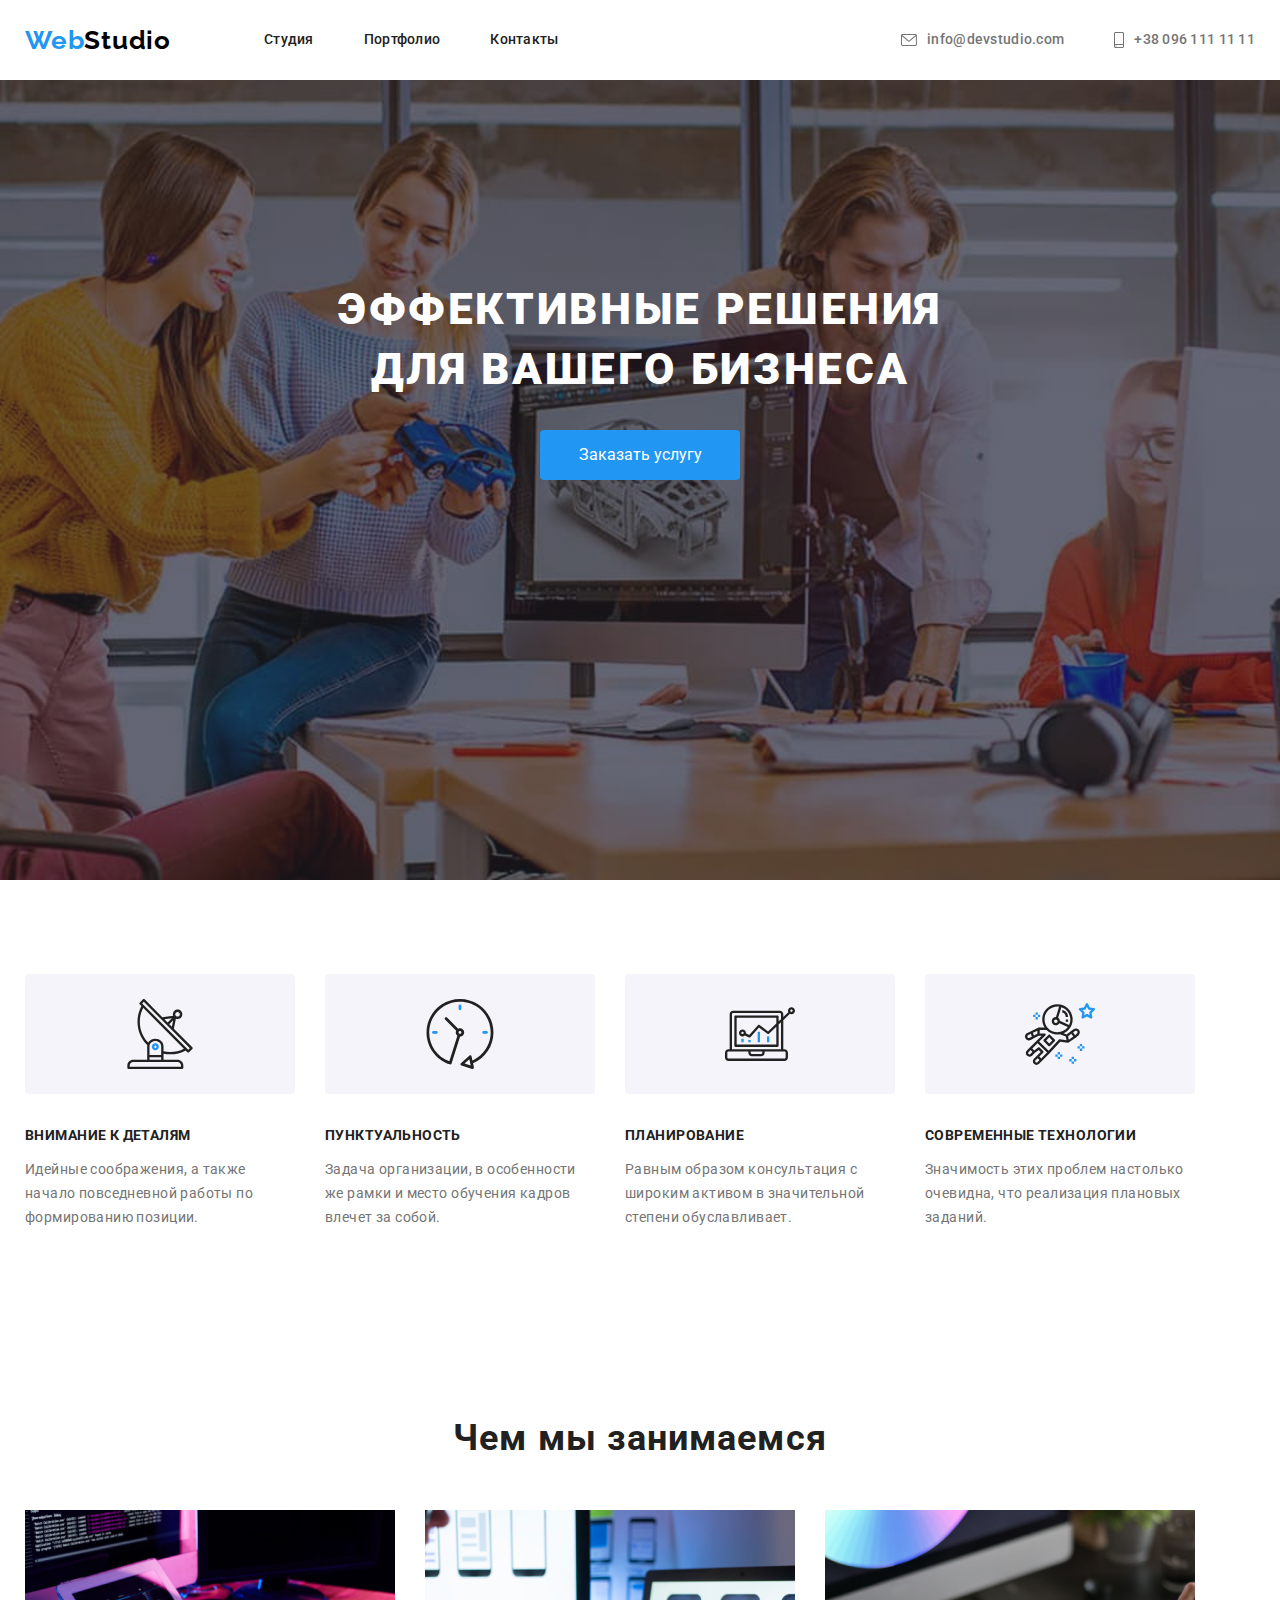
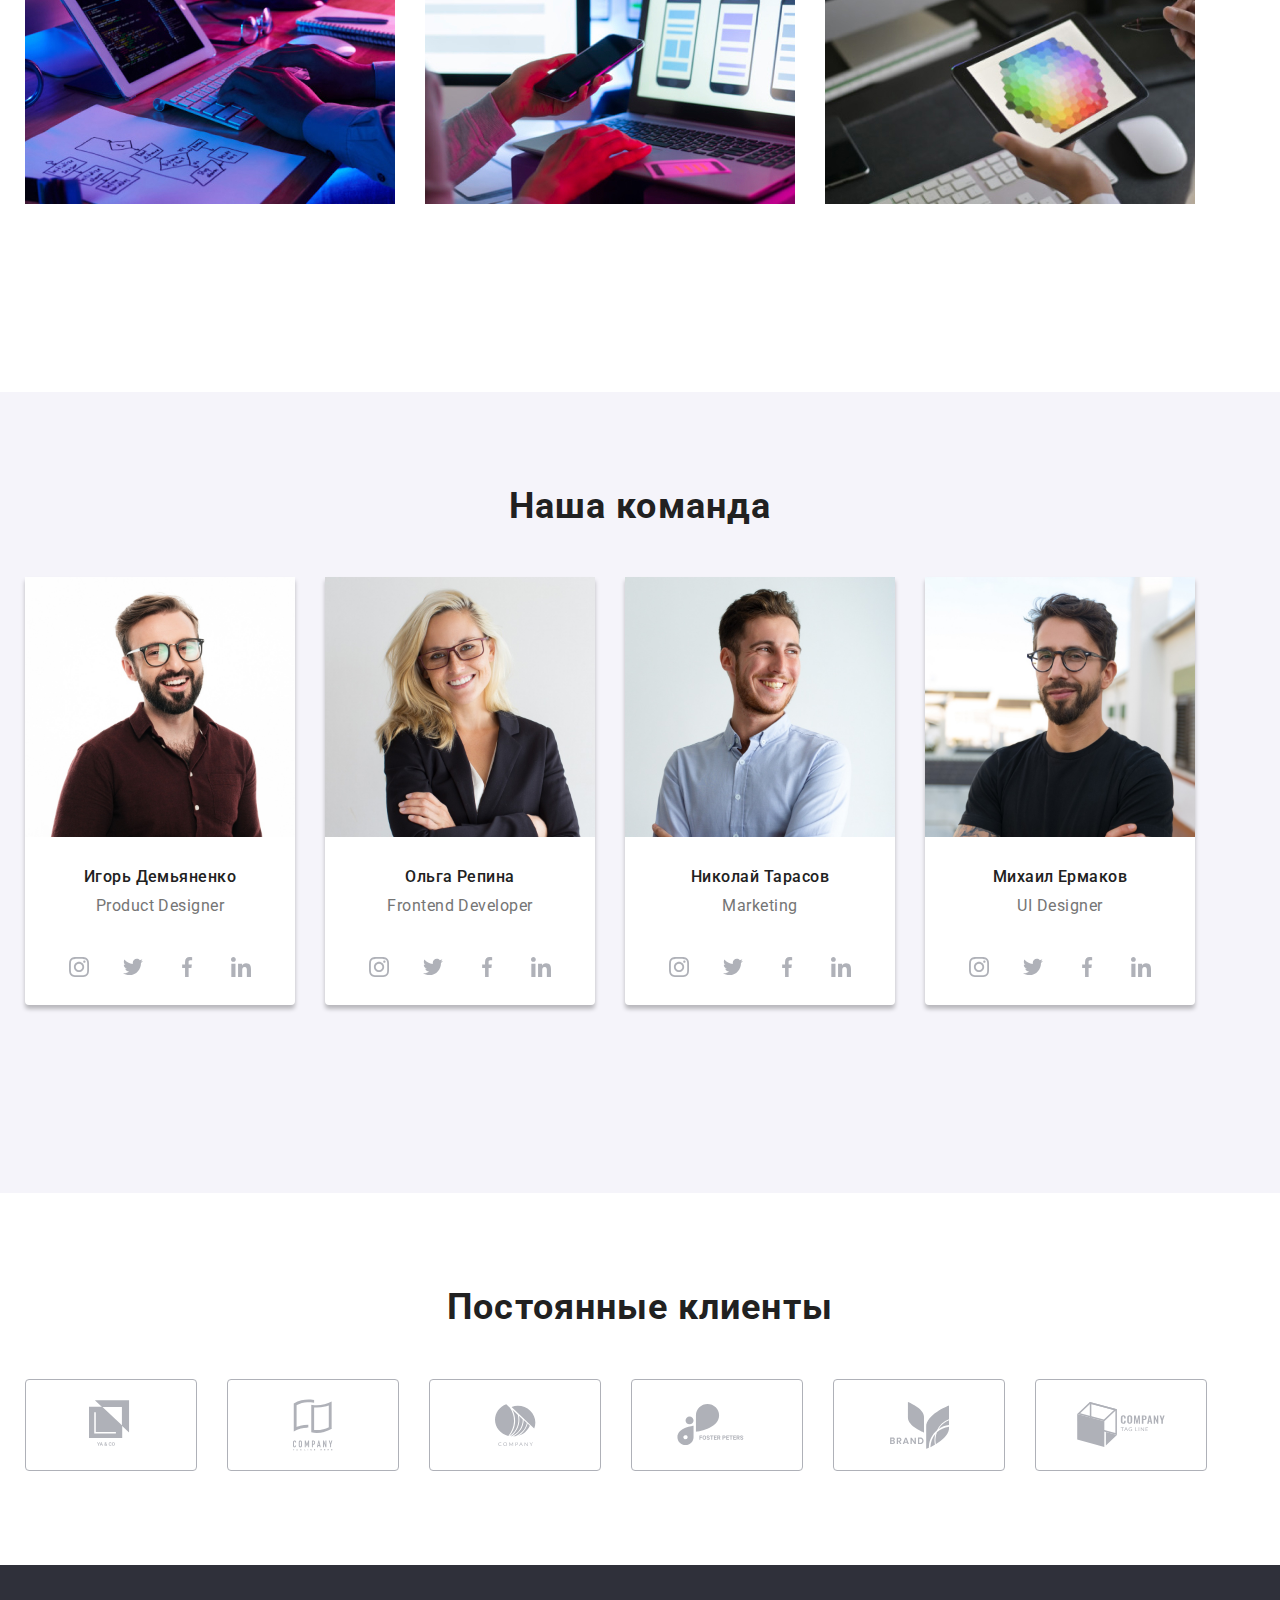
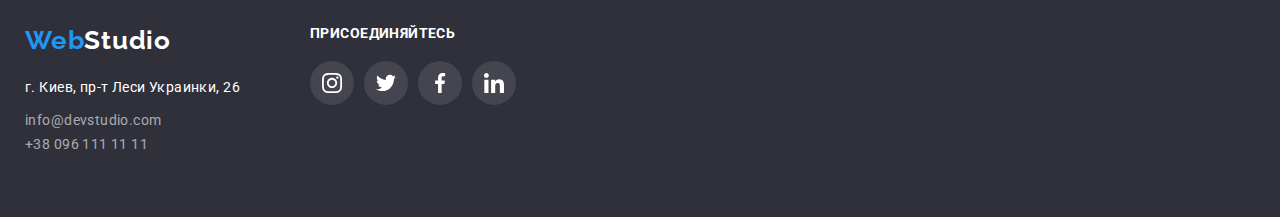
<file: index.html>
<!DOCTYPE html>
<html lang="ru">
<head>
    <meta charset="UTF-8">
    <meta http-equiv="X-UA-Compatible" content="IE=edge">
    <meta name="viewport" content="width=device-width, initial-scale=1.0">
    <meta name="description" content="Веб студия">
    <title>WebStudio</title>
<link rel="preconnect" href="https://fonts.gstatic.com">
<link href="https://fonts.googleapis.com/css2?family=Raleway:wght@700&family=Roboto:wght@400;500;700;900&display=swap"
    rel="stylesheet">
<link rel="stylesheet" href="https://cdnjs.cloudflare.com/ajax/libs/modern-normalize/1.0.0/modern-normalize.min.css"
    integrity="sha512-ISS7cAi1PEhQ8jnbJpJZMd29NlhNj4AWYyLOSp2CE/CsHxTCu+r+t0D2yoJudVrd0/8fTVPUVDzY5Tvli75u/g=="
    crossorigin="anonymous" />
    <link rel="stylesheet" href=" css/styles.css"/>

</head>
<body>
    <header id="logo" class="container nav-main">
        <a class="logo-color-text" href="#logo"><span class="logo-text">Web</span>Studio</a>
        <nav>
            <ul class="site-nav list">
                <li class="nav-item"><a class="link-header" href="./index.html">Студия</a></li>
                <li class="nav-item"><a class="link-header" href="./portfolio.html">Портфолио</a></li>
                <li class="nav-item"><a class="link-header" href="#contacts">Контакты</a></li>
            </ul>
        </nav>
        <ul class="nav-contact-us-header list">
            <li class="nav-contact-us-item">
                <a class="contact-us-header" href="mailto:info@devstudio.com">
                    <svg class="contact-icon" width="16px" height="12px">
                        <use href="images/sprite.svg#icon-icon-envelope-contact"></use>
                    </svg>info@devstudio.com</a>
            </li>
            <li class="nav-contact-us-item">
                <a class="contact-us-header" href="tel:+380961111111">
                <svg class="contact-icon" width="10px" height="16px">
                    <use href="images/sprite.svg#icon-icon-smartphone-contact"></use>
                </svg>+38 096 111 11 11</a>
            </li>
        </ul>
    </header>

    <main>
        <section class="section-buy">
            <div class="container">
                <h1 class="main-title">Эффективные решения<br>для вашего бизнеса</h1>
                <div>
                    <button type="button" class="button-buy">Заказать услугу</button>
                </div>
            </div>
        </section>


        <section class="section">
            <div class="container">
                <ul class="value-p-list list">
                    <li class="value-list">
                        <div class="icon-value">
                            <svg class="icon">
                                <use href="./images/sprite.svg#icon-icon-antenna-value"></use>
                            </svg>
                        </div>
                        <h3 class="title-company-value">Внимание к деталям</h3>
                        <p class="text-paragraph">
                            Идейные соображения, а также начало повседневной работы по формированию позиции.
                        </p>
                    </li>
                    <li class="value-list">
                        <div class="icon-value">
                            <svg class="icon">
                                <use href="./images/sprite.svg#icon-icon-clock-value"></use>
                            </svg>
                        </div>
                        <h3 class="title-company-value">Пунктуальность</h3>
                        <p class="text-paragraph">
                            Задача организации, в особенности же рамки и место обучения кадров влечет за собой.
                        </p>
                    </li>
                    <li class="value-list">
                        <div class="icon-value">
                            <svg class="icon">
                                <use href="./images/sprite.svg#icon-icon-diagram-value"></use>
                            </svg>
                        </div>
                        <h3 class="title-company-value">Планирование</h3>
                        <p class="text-paragraph">
                            Равным образом консультация с широким активом в значительной степени обуславливает.
                        </p>
                    </li>
                    <li class="value-list">
                        <div class="icon-value">
                            <svg class="icon">
                                <use href="./images/sprite.svg#icon-icon-astronaut-value"></use>
                            </svg>
                        </div>
                        <h3 class="title-company-value">Современные технологии</h3>
                        <p class="text-paragraph">
                            Значимость этих проблем настолько очевидна, что реализация плановых заданий.
                        </p>
                    </li>
                </ul>
            </div>
        </section>
        <section class="section">
            <div class="container">
                <h2 class="section-title">Чем мы занимаемся</h2>
                <div>
                    <ul class="what-we-do list">
                        <li class="what-we-do-item">
                            <img src="images/sec-2-img-1.jpeg" alt="Планшет с клавиатурой" width="370">
                        </li>
                        <li class="what-we-do-item">
                            <img src="images/sec-2-img-2.jpeg" alt="Ноутбук" width="370">
                        </li>
                        <li class="what-we-do-item">
                            <img src="images/sec-2-img-3.jpeg" alt="Планшет" width="370">
                        </li>
                    </ul>
                </div>
            </div>
        </section>
        <section class="section-our-team">
            <div class="container">
                <h2 class="section-title">Наша команда</h2>
                <ul class="our-team list">
        
                    <li class="our-team-item">
                        <img src="images/ihor-demianenko-product-designer.jpeg" alt="Игорь Демьяненко Product Designer"
                            width="270">
                        <h2 class="our-team-person">Игорь Демьяненко</h2>
                        <h3 class="our-team-title">Product Designer</h3>

                        <ul class="social-link list">
                            <li class="social-icon-item">
                                <a href=# class="social-icon-list" aria-label="instagram">
                                    <svg class="social-icon">
                                        <use href="images/sprite.svg#icon-icon-instagram"></use>
                                    </svg>
                                </a>
                            </li>

                            <li class="social-icon-item">
                                <a href=# class="social-icon-list" aria-label="twitter">
                                    <svg class="social-icon">
                                        <use href="images/sprite.svg#icon-icon-twitter"></use>
                                    </svg>
                                </a>
                            </li>


                            <li class="social-icon-item">
                                <a href=# class="social-icon-list" aria-label="facebook">
                                    <svg class="social-icon">
                                        <use href="images/sprite.svg#icon-icon-facebook"></use>
                                    </svg>
                                </a>
                            </li>


                            <li class="social-icon-item">
                                <a href=# class="social-icon-list" aria-label="linkedin">
                                    <svg class="social-icon">
                                        <use href="images/sprite.svg#icon-icon-linkedin"></use>
                                    </svg>
                                </a>
                            </li>
                        </ul>
                    </li>
        
                    <li class="our-team-item">
                        <img src="images/olha-repina-frontend-developer.jpeg" alt="Ольга Репина Frontend Developer" width="270">
                        <h2 class="our-team-person">Ольга Репина</h2>
                        <h3 class="our-team-title">Frontend Developer</h3>

                        <ul class="social-link list">
                            <li class="social-icon-item">
                                <a href=# class="social-icon-list" aria-label="instagram">
                                    <svg class="social-icon">
                                        <use href="images/sprite.svg#icon-icon-instagram"></use>
                                    </svg>
                                </a>
                            </li>
                        
                            <li class="social-icon-item">
                                <a href=# class="social-icon-list" aria-label="twitter">
                                    <svg class="social-icon">
                                        <use href="images/sprite.svg#icon-icon-twitter"></use>
                                    </svg>
                                </a>
                            </li>
                        
                        
                            <li class="social-icon-item">
                                <a href=# class="social-icon-list" aria-label="facebook">
                                    <svg class="social-icon">
                                        <use href="images/sprite.svg#icon-icon-facebook"></use>
                                    </svg>
                                </a>
                            </li>
                        
                        
                            <li class="social-icon-item">
                                <a href=# class="social-icon-list" aria-label="linkedin">
                                    <svg class="social-icon">
                                        <use href="images/sprite.svg#icon-icon-linkedin"></use>
                                    </svg>
                                </a>
                            </li>
                        </ul>



                    </li>
                    <li class="our-team-item">
                        <img src="images/nikolay-tarasov-marketing.jpeg" alt="Николай Тарасов Marketing" width="270">
                        <h2 class="our-team-person">Николай Тарасов</h2>
                        <h3 class="our-team-title">Marketing</h3>

                        <ul class="social-link list">
                            <li class="social-icon-item">
                                <a href=# class="social-icon-list" aria-label="instagram">
                                    <svg class="social-icon">
                                        <use href="images/sprite.svg#icon-icon-instagram"></use>
                                    </svg>
                                </a>
                            </li>
                        
                            <li class="social-icon-item">
                                <a href=# class="social-icon-list" aria-label="twitter">
                                    <svg class="social-icon">
                                        <use href="images/sprite.svg#icon-icon-twitter"></use>
                                    </svg>
                                </a>
                            </li>
                        
                        
                            <li class="social-icon-item">
                                <a href=# class="social-icon-list" aria-label="facebook">
                                    <svg class="social-icon">
                                        <use href="images/sprite.svg#icon-icon-facebook"></use>
                                    </svg>
                                </a>
                            </li>
                        
                        
                            <li class="social-icon-item">
                                <a href=# class="social-icon-list" aria-label="linkedin">
                                    <svg class="social-icon">
                                        <use href="images/sprite.svg#icon-icon-linkedin"></use>
                                    </svg>
                                </a>
                            </li>
                        </ul>



                    </li>
                    <li class="our-team-item">
                        <img src="images/mikhail-ermakov-ui-designer.jpeg" alt="Михаил Ермаков UI Designer" width="270">
                        <h2 class="our-team-person">Михаил Ермаков</h2>
                        <h3 class="our-team-title">UI Designer</h3>

                        <ul class="social-link list">
                            <li class="social-icon-item">
                                <a href=# class="social-icon-list" aria-label="instagram">
                                    <svg class="social-icon">
                                        <use href="images/sprite.svg#icon-icon-instagram"></use>
                                    </svg>
                                </a>
                            </li>
                        
                            <li class="social-icon-item">
                                <a href=# class="social-icon-list" aria-label="twitter">
                                    <svg class="social-icon">
                                        <use href="images/sprite.svg#icon-icon-twitter"></use>
                                    </svg>
                                </a>
                            </li>
                        
                        
                            <li class="social-icon-item">
                                <a href=# class="social-icon-list" aria-label="facebook">
                                    <svg class="social-icon">
                                        <use href="images/sprite.svg#icon-icon-facebook"></use>
                                    </svg>
                                </a>
                            </li>
                        
                        
                            <li class="social-icon-item">
                                <a href=# class="social-icon-list" aria-label="linkedin">
                                    <svg class="social-icon">
                                        <use href="images/sprite.svg#icon-icon-linkedin"></use>
                                    </svg>
                                </a>
                            </li>
                        </ul>
                    </li>
                </ul>
            </div>
        </section>

        <section class="our-client">
            <div class="container">
                <h2 class="section-title">Постоянные клиенты</h2>
                <ul class="our-client-list list">
                    <li class="client-list">
                        <a href=# class="our-client-item">
                            <svg class="our-client-logo" width="44.27px" height="49.23px">
                                <use href="images/sprite.svg#icon-icon-logo-1"></use>
                            </svg>
                        </a>
                    </li>
                    <li class="client-list">
                        <a href=# class="our-client-item">
                            <svg class="our-client-logo" width="40px" height="52px">
                                <use href="images/sprite.svg#icon-icon-logo-2"></use>
                            </svg>
                        </a>
                    </li>
                    <li class="client-list">
                        <a href=# class="our-client-item">
                            <svg class="our-client-logo" width="41px" height="42.6px">
                                <use href="images/sprite.svg#icon-icon-logo-3"></use>
                            </svg>
                        </a>
                    </li>
                    <li class="client-list">
                        <a href=# class="our-client-item">
                            <svg class="our-client-logo" width="79.66px" height="42.02px">
                                <use href="images/sprite.svg#icon-icon-logo-4"></use>
                            </svg>
                        </a>
                    </li>
                    <li class="client-list">
                        <a href=# class="our-client-item">
                            <svg class="our-client-logo" width="59px" height="47px">
                                <use href="images/sprite.svg#icon-icon-logo-5"></use>
                            </svg>
                        </a>
                    </li>
                    <li class="client-list">
                        <a href=# class="our-client-item">
                            <svg class="our-client-logo" width="88.48px" height="45.44px">
                                <use href="images/sprite.svg#icon-icon-logo-6"></use>
                            </svg>
                        </a>
                    </li>

                </ul>

            </div>

        </section>



        <footer class="footer">
            <div class="container logo-footer">
                <div class="block-address">
                    <a class="logo-text" href="#logo">Web<span class="logo-color-text-footer">Studio</span></a>
                    <address class="address-footer">г. Киев, пр-т Леси Украинки, 26</address>
                    <ul class="list">
                        <li><a class="contact-us-footer" href="mailto:info@devstudio.com">info@devstudio.com</a></li>
                        <li><a class="contact-us-footer" href="tel:+380961111111">+38 096 111 11 11</a></li>
                    </ul>
                </div>


                <div>

                    <h4 class="footer-social-title">Присоединяйтесь</h4>
                    <ul class="social-link list">
                        <li class="social-icon-item">
                            <a href=# class="social-icon-list-footer" aria-label="instagram">
                                <svg class="social-icon">
                                    <use href="images/sprite.svg#icon-icon-instagram"></use>
                                </svg>
                            </a>
                        </li>
                    
                        <li class="social-icon-item">
                            <a href=# class="social-icon-list-footer" aria-label="twitter">
                                <svg class="social-icon">
                                    <use href="images/sprite.svg#icon-icon-twitter"></use>
                                </svg>
                            </a>
                        </li>
                    
                    
                        <li class="social-icon-item">
                            <a href=# class="social-icon-list-footer" aria-label="facebook">
                                <svg class="social-icon">
                                    <use href="images/sprite.svg#icon-icon-facebook"></use>
                                </svg>
                            </a>
                        </li>
                    
                    
                        <li class="social-icon-item">
                            <a href=# class="social-icon-list-footer" aria-label="linkedin">
                                <svg class="social-icon">
                                    <use href="images/sprite.svg#icon-icon-linkedin"></use>
                                </svg>
                            </a>
                        </li>
                    </ul>
                </div>
            </div>          
        </footer>
    </main>
</body>
</html>
</file>
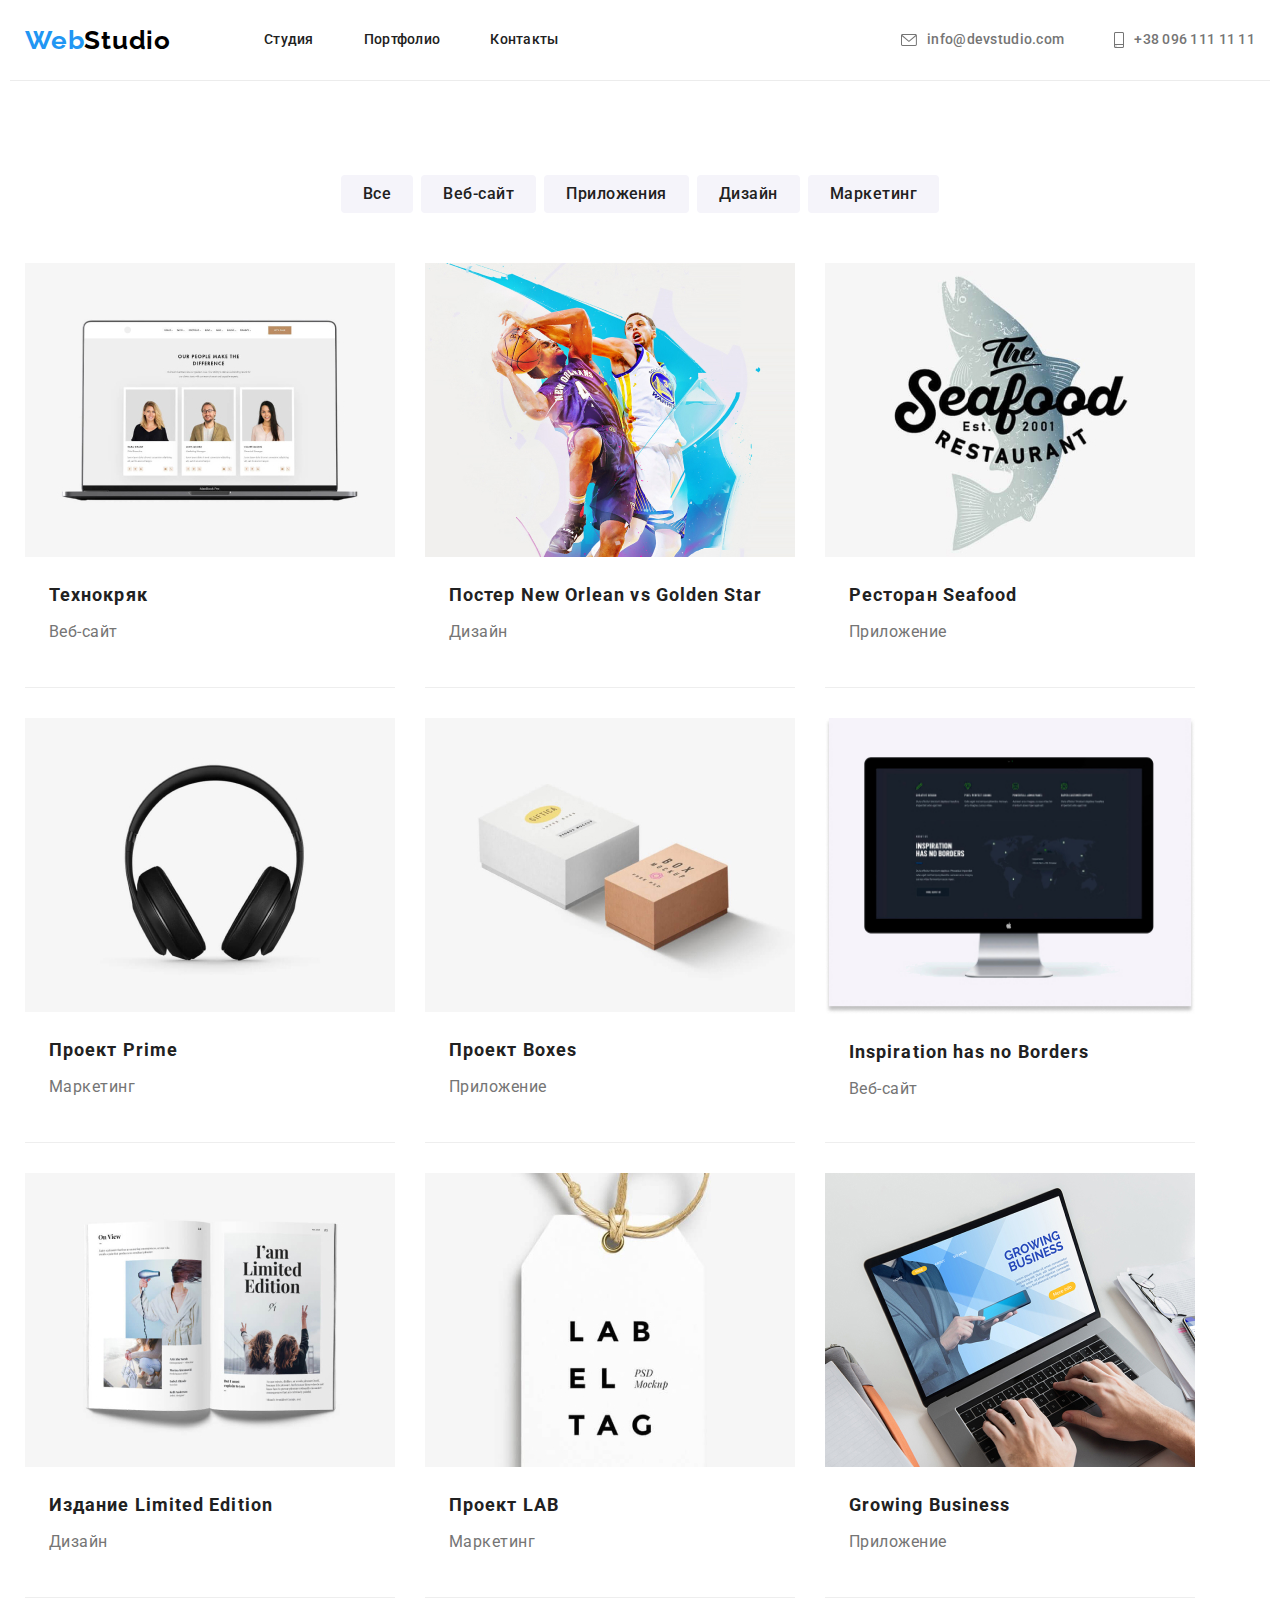
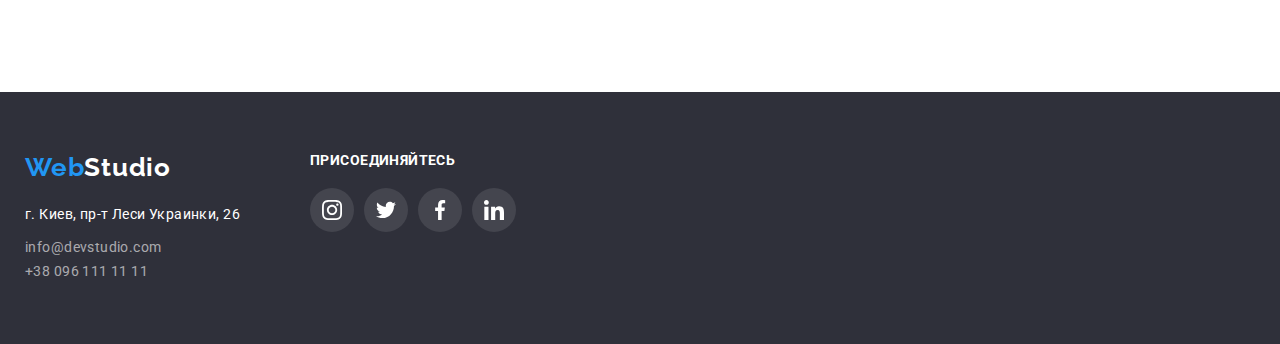
<file: portfolio.html>
<!DOCTYPE html>
<html lang="ru">
<head>
    <meta charset="UTF-8">
    <meta http-equiv="X-UA-Compatible" content="IE=edge">
    <meta name="viewport" content="width=device-width, initial-scale=1.0">
    <title>Document</title>

<link rel="preconnect" href="https://fonts.gstatic.com">
<link href="https://fonts.googleapis.com/css2?family=Raleway:wght@700&family=Roboto:wght@400;500;700;900&display=swap"
    rel="stylesheet">
    <link rel="stylesheet" href="https://cdnjs.cloudflare.com/ajax/libs/modern-normalize/1.0.0/modern-normalize.min.css"
        integrity="sha512-ISS7cAi1PEhQ8jnbJpJZMd29NlhNj4AWYyLOSp2CE/CsHxTCu+r+t0D2yoJudVrd0/8fTVPUVDzY5Tvli75u/g=="
        crossorigin="anonymous" />

<link rel="stylesheet" href=" css/styles.css" />
    

</head>
<body>

    <header id="logo" class="page-header container nav-main">
        <a class="logo-color-text" href="#logo"><span class="logo-text">Web</span>Studio</a>
        <nav>
            <ul class="site-nav list">
                <li class="nav-item"><a class="link-header" href="./index.html">Студия</a></li>
                <li class="nav-item"><a class="link-header" href="./portfolio.html">Портфолио</a></li>
                <li class="nav-item"><a class="link-header" href="#contacts">Контакты</a></li>
            </ul>
        </nav>
        <ul class="nav-contact-us-header list">
            <li class="nav-contact-us-item">
                <a class="contact-us-header" href="mailto:info@devstudio.com">
                    <svg class="contact-icon" width="16px" height="12px">
                        <use href="images/sprite.svg#icon-icon-envelope-contact"></use>
                    </svg>info@devstudio.com</a>
            </li>
            <li class="nav-contact-us-item">
                <a class="contact-us-header" href="tel:+380961111111">
                    <svg class="contact-icon" width="10px" height="16px">
                        <use href="images/sprite.svg#icon-icon-smartphone-contact"></use>
                    </svg>+38 096 111 11 11</a>
            </li>
        </ul>
    </header>


    <main>
        <section class="section">
            <div class="container">
                <div class="filter-button">
                    <button class="button-prtfl" type="button">Все</button>
                    <button class="button-prtfl" type="button">Веб-сайт</button>
                    <button class="button-prtfl" type="button">Приложения</button>
                    <button class="button-prtfl" type="button">Дизайн</button>
                    <button class="button-prtfl" type="button">Маркетинг</button>
                </div>
            </div>
    
            <div class="container">
                <ul class="products-list list">
                    <li class="product-item">
    
                        <a href="./portfolio.html" class="prtfl-card">
                            <img src="images/prtfl-img-1-technokriak.jpeg" alt="открый ноутбук" width="370">
                            <h2 class="prtfl-card-title">Технокряк</h2>
                            <h3 class="prtfl-filtr-description web-site">Веб-сайт</h3>
                        </a>
                    </li>
                    <li class="product-item">
                        <a href="./portfolio.html" class="prtfl-card">
                            <img src="images/prtfl-img-2-new-poster.jpeg" alt="игра в баскетбол" width="370">
                            <h2 class="prtfl-card-title">Постер New Orlean vs Golden Star</h2>
                            <h3 class="prtfl-filtr-description design">Дизайн</h3>
                        </a>
                    </li>
                    <li class="product-item">
                        <a href="portfolio.html" class="prtfl-card">
                            <img src="images/prtfl-img-3-seafood.jpeg" alt="логотип ресторана морепродуктов" width="370">
                            <h2 class="prtfl-card-title">Ресторан Seafood</h2>
                            <h3 class="prtfl-filtr-description app">Приложение</h3>
                        </a>
                    </li>
    
                    <li class="product-item">
                        <a href="portfolio.html" class="prtfl-card">
                            <img src="images/prtfl-img-4-prime.jpeg" alt="наушники" width="370">
                            <h2 class="prtfl-card-title">Проект Prime</h2>
                            <h3 class="prtfl-filtr-description marketing">Маркетинг</h3>
                        </a>
                    </li>
                    <li class="product-item">
                        <a href="portfolio.html" class="prtfl-card">
                            <img src="images/prtfl-img-5-boxes.jpeg" alt="коробки" width="370">
                            <h2 class="prtfl-card-title">Проект Boxes</h2>
                            <h3 class="prtfl-filtr-description app">Приложение</h3>
                        </a>
                    </li>
                    <li class="product-item">
                        <a href="portfolio.html" class="prtfl-card">
                            <img src="images/prtfl-img-6-inspiration.jpeg" alt="монитор" width="370">
                            <h2 class="prtfl-card-title">Inspiration has no Borders</h2>
                            <h3 class="prtfl-filtr-description web-site">Веб-сайт</h3>
                        </a>
                    </li>
                    <li class="product-item">
                        <a href="portfolio.html" class="prtfl-card">
                            <img src="images/prtfl-img-7-limited.jpeg" alt="журнал" width="370">
                            <h2 class="prtfl-card-title">Издание Limited Edition</h2>
                            <h3 class="prtfl-filtr-description design">Дизайн</h3>
                        </a>
                    </li>
                    <li class="product-item">
                        <a href="portfolio.html" class="prtfl-card">
                            <img src="images/prtfl-img-8-lab.jpeg" alt="бирка" width="370">
                            <h2 class="prtfl-card-title">Проект LAB</h2>
                            <h3 class="prtfl-filtr-description marketing">Маркетинг</h3>
                        </a>
                    </li>
                    <li class="product-item">
                        <a href="portfolio.html" class="prtfl-card">
                            <img src="images/prtfl-img-9-growing.jpeg" alt="ноутбук" width="370">
                            <h2 class="prtfl-card-title">Growing Business</h2>
                            <h3 class="prtfl-filtr-description app">Приложение</h3>
                        </a>
                    </li>
                </ul>
            </div>
        </section>
    
    </main>



    <footer class="footer">
        <div class="container logo-footer">
            <div class="block-address">
                <a class="logo-text" href="#logo">Web<span class="logo-color-text-footer">Studio</span></a>
                <address class="address-footer">г. Киев, пр-т Леси Украинки, 26</address>
                <ul class="list">
                    <li><a class="contact-us-footer" href="mailto:info@devstudio.com">info@devstudio.com</a></li>
                    <li><a class="contact-us-footer" href="tel:+380961111111">+38 096 111 11 11</a></li>
                </ul>
            </div>
    
    
            <div>
    
                <h4 class="footer-social-title">Присоединяйтесь</h4>
                <ul class="social-link list">
                    <li class="social-icon-item">
                        <a href=# class="social-icon-list-footer" aria-label="instagram">
                            <svg class="social-icon">
                                <use href="images/sprite.svg#icon-icon-instagram"></use>
                            </svg>
                        </a>
                    </li>
    
                    <li class="social-icon-item">
                        <a href=# class="social-icon-list-footer" aria-label="twitter">
                            <svg class="social-icon">
                                <use href="images/sprite.svg#icon-icon-twitter"></use>
                            </svg>
                        </a>
                    </li>
    
    
                    <li class="social-icon-item">
                        <a href=# class="social-icon-list-footer" aria-label="facebook">
                            <svg class="social-icon">
                                <use href="images/sprite.svg#icon-icon-facebook"></use>
                            </svg>
                        </a>
                    </li>
    
    
                    <li class="social-icon-item">
                        <a href=# class="social-icon-list-footer" aria-label="linkedin">
                            <svg class="social-icon">
                                <use href="images/sprite.svg#icon-icon-linkedin"></use>
                            </svg>
                        </a>
                    </li>
                </ul>
            </div>
        </div>
    </footer>
    
    
    
    
       
</body>
</html>
</file>
